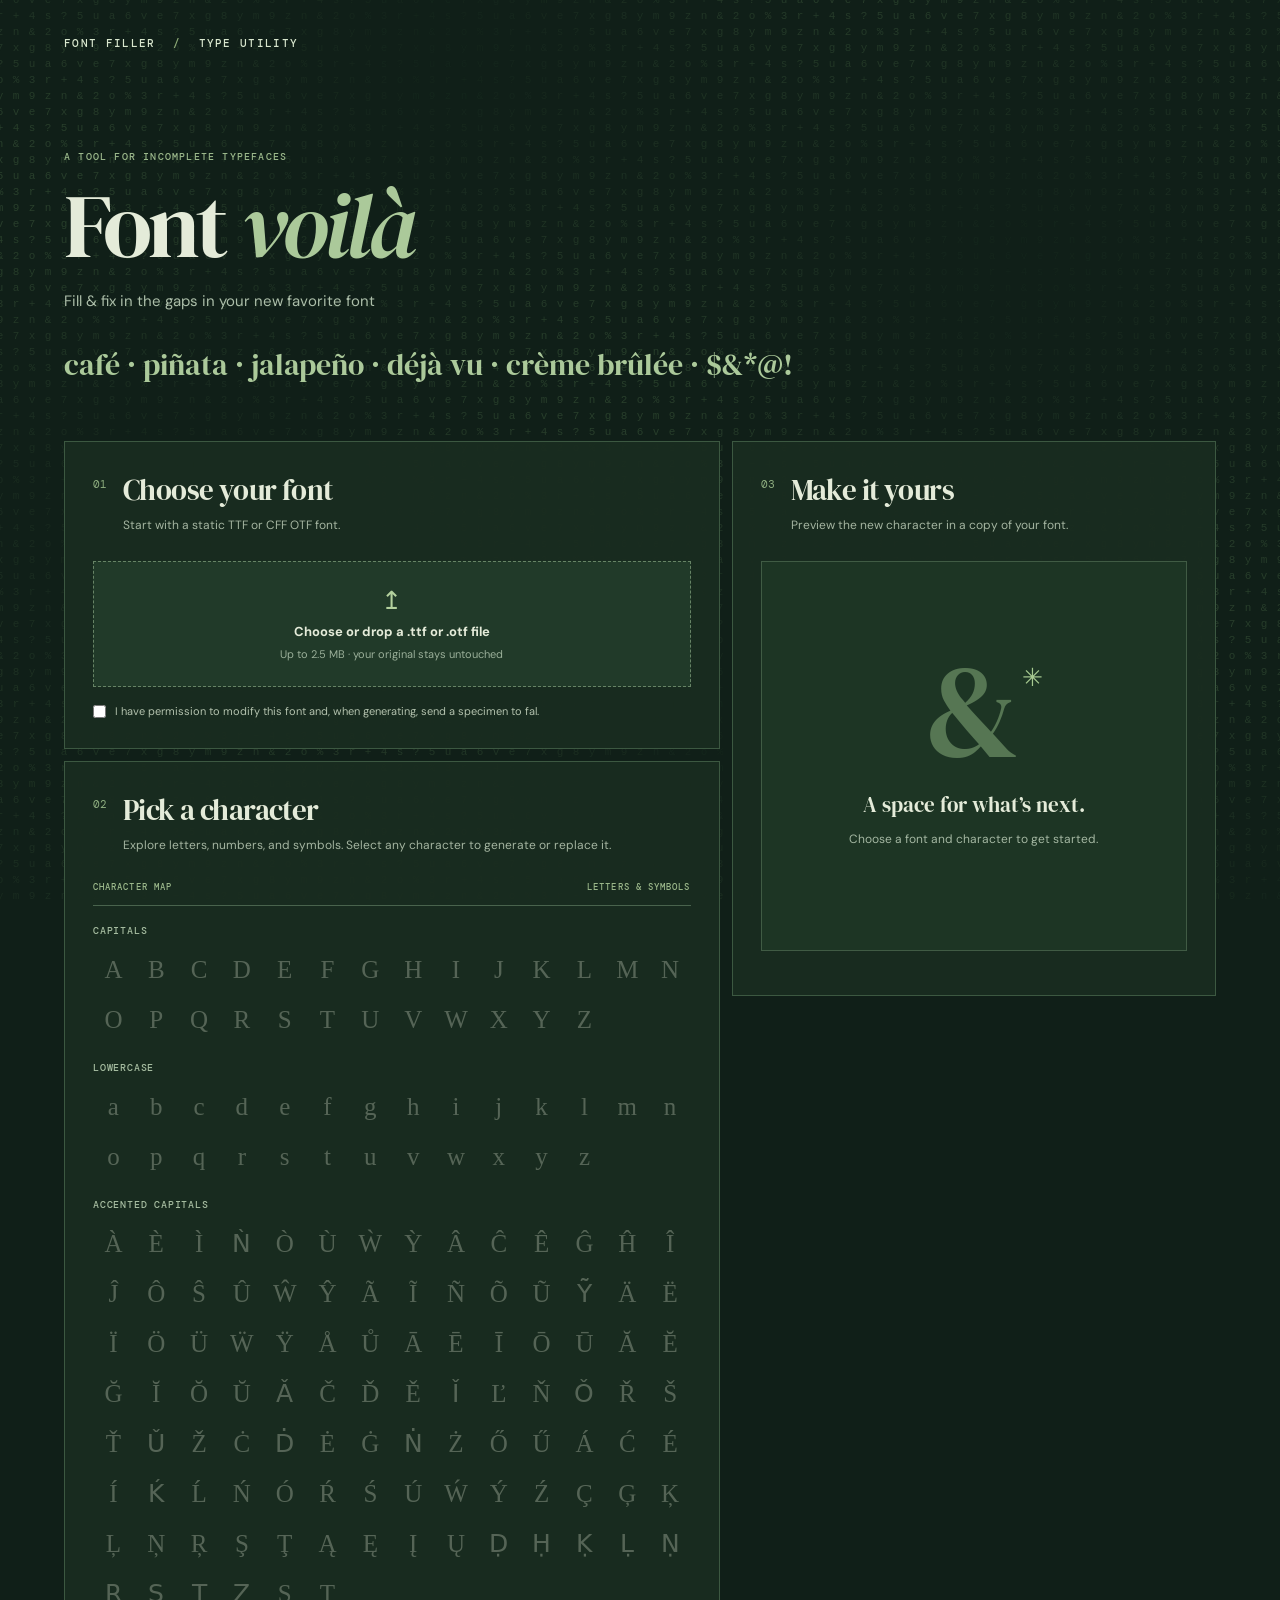
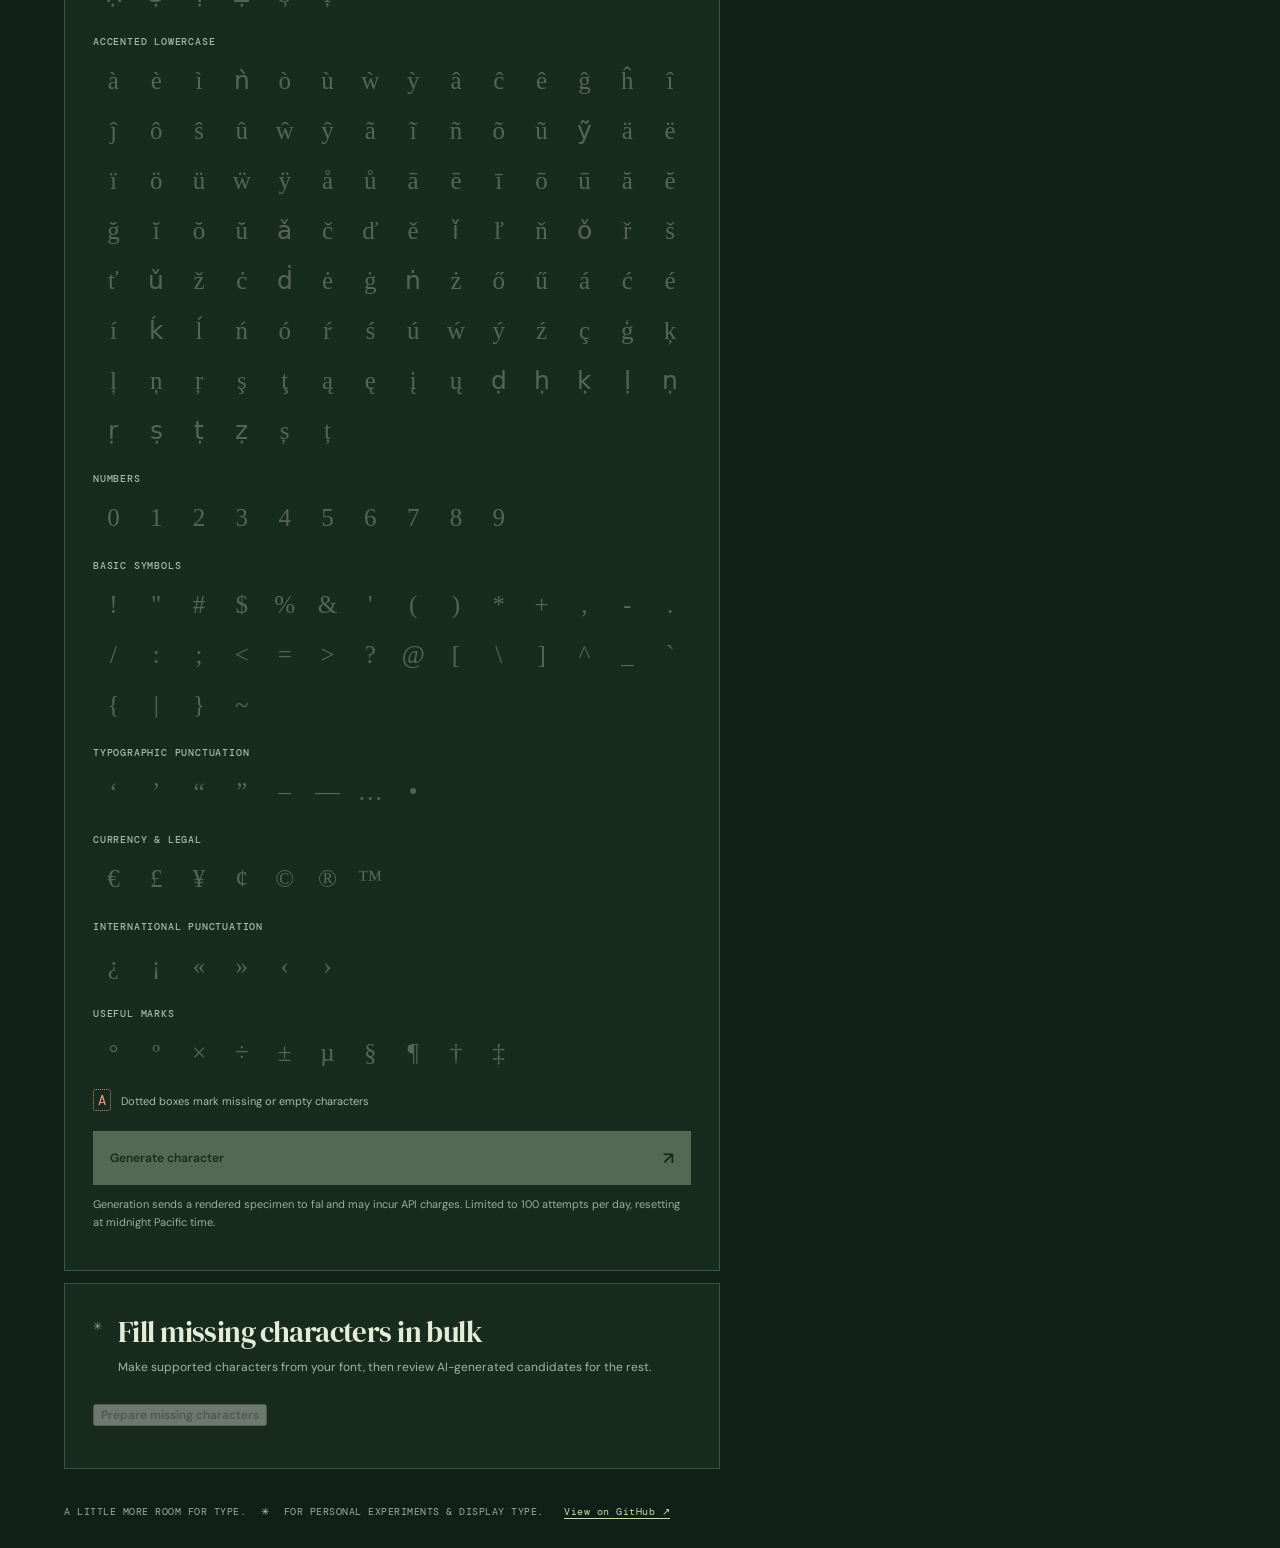
<file: public/index.html>
<!doctype html><html lang="en"><head><meta charset="utf-8"><meta name="viewport" content="width=device-width,initial-scale=1"><title>Font Filler</title><link rel="stylesheet" href="/static/style.css"></head><body><canvas id="glyph-field" class="glyph-field" aria-hidden="true"></canvas><main><header><div class="brand">FONT FILLER<span> / </span> TYPE UTILITY</div><div class="eyebrow">A TOOL FOR INCOMPLETE TYPEFACES</div><h1 aria-label="Font voilà"><span aria-hidden="true">Font <em>voil<span class="hero-glyph">à</span></em></span></h1><p aria-label="Fill &amp; fix in the gaps in your new favorite font"><span aria-hidden="true">Fill <span class="hero-glyph hero-glyph-alt">&amp;</span> fix in the gaps in your new favorite font</span></p><div class="hero-examples" aria-label="café, piñata, jalapeño, déjà vu, crème brûlée, dollar sign, ampersand, asterisk, at sign, exclamation point"><span aria-hidden="true">caf<span class="hero-glyph">é</span> · pi<span class="hero-glyph hero-glyph-alt">ñ</span>ata · jalape<span class="hero-glyph hero-glyph-third">ñ</span>o · d<span class="hero-glyph hero-glyph-alt">é</span>j<span class="hero-glyph">à</span> vu · cr<span class="hero-glyph hero-glyph-third">è</span>me br<span class="hero-glyph">û</span>l<span class="hero-glyph hero-glyph-alt">é</span>e · <span class="hero-glyph">$</span><span class="hero-glyph hero-glyph-alt">&amp;</span><span class="hero-glyph hero-glyph-third">*</span><span class="hero-glyph">@</span><span class="hero-glyph hero-glyph-alt">!</span></span></div></header><div class="layout"><div class="steps"><section class="card"><div class="heading"><span class="number">01</span><div><h2>Choose your font</h2><p>Start with a static TTF or CFF OTF font.</p></div></div><label class="upload" for="font" tabindex="0"><span class="upload-icon">↥</span><strong id="filename">Choose or drop a .ttf or .otf file</strong><small>Up to 2.5 MB · your original stays untouched</small></label><input id="font" type="file" accept=".ttf,.otf,font/ttf,font/otf" hidden><label class="check"><input id="rights" type="checkbox"> <span>I have permission to modify this font and, when generating, send a specimen to fal.</span></label><div id="font-info" class="font-info" hidden></div></section><section class="card"><div class="heading"><span class="number">02</span><div><h2>Pick a character</h2><p>Explore letters, numbers, and symbols. Select any character to generate or replace it.</p></div></div><div class="specimen-top"><span>CHARACTER MAP</span><span>LETTERS &amp; SYMBOLS</span></div><div id="symbols" class="symbols" aria-label="Choose a character"></div><div class="legend"><span>A</span> Dotted boxes mark missing or empty characters</div><div id="sample-wrap" class="sample-wrap" hidden><div class="specimen-top"><span>FONT IN CONTEXT</span><span>EXAMPLE TEXT</span></div><p id="sample" class="sample"></p><p class="sample-note">Missing characters appear in red.</p></div><button id="generate" disabled><span id="generate-text">Generate character</span> <span>↗</span></button><p id="method-note" class="micro">Generation sends a rendered specimen to fal and may incur API charges. Limited to 100 attempts per day, resetting at midnight Pacific time.</p></section><section class="card" id="bulk-section"><div class="heading"><span class="number">✳</span><div><h2>Fill missing characters in bulk</h2><p>Make supported characters from your font, then review AI-generated candidates for the rest.</p></div></div><button id="bulk-prepare" disabled>Prepare missing characters</button><div id="bulk-ready" hidden><p id="bulk-summary" class="micro"></p><label class="bulk-choice">Other characters per image <select id="bulk-grid"><option value="4">Up to 16 (4 × 4)</option><option value="3">Up to 9 (3 × 3)</option></select></label><p id="bulk-cost" class="micro"></p><button id="bulk-generate" disabled>Generate missing marks and characters</button><p class="micro">Missing accent marks are generated in 3 × 3 grids and reused across letters. Review each mark and character before adding it; inspect the resulting letters in the preview.</p><div id="bulk-list" class="bulk-list"></div><div class="preview-label">BULK FONT PREVIEW <span>Click to edit</span></div><div id="bulk-preview" class="preview" contenteditable="true" role="textbox" aria-label="Bulk font preview" spellcheck="false">Aa 123</div><button id="bulk-apply" disabled>Add selected marks and characters</button><a id="bulk-download" class="download" hidden>Download bulk font <span>↓</span></a></div><div id="bulk-status" class="status" role="status" aria-live="polite"></div></section></div><section class="card result"><div class="heading"><span class="number">03</span><div><h2>Make it yours</h2><p>Preview the new character in a copy of your font.</p></div></div><div id="empty" class="empty"><div class="empty-mark">&amp;<span>✳</span></div><strong>A space for what’s next.</strong><p>Choose a font and character to get started.</p></div><div id="result" hidden><div class="candidate"><div id="candidate" class="candidate-glyph" aria-label="Generated character preview">…</div><div><div class="eyebrow">YOUR NEW CHARACTER</div><strong id="candidate-label"></strong><p id="candidate-description">Your traced character, shown in the updated font.</p><button id="again" class="text-button">↻ Generate another</button></div></div><div class="preview-label">IN CONTEXT <span>Click to edit</span></div><div id="preview" class="preview" contenteditable="true" role="textbox" aria-label="Preview text" spellcheck="false">A little something &amp; more.</div><div class="controls"><label><span id="size-label">Size</span> <output id="size-value">100%</output><input id="size" type="range" min="50" max="150" value="100"></label><label id="spacing-control">Spacing <output id="spacing-value">100%</output><input id="spacing" type="range" min="0" max="300" value="100"></label><label id="horizontal-control" hidden>Horizontal position <output id="horizontal-value">0</output><input id="horizontal" type="range" min="-50" max="50" value="0"></label><label>Vertical position <output id="offset-value">0</output><input id="offset" type="range" min="-50" max="50" value="0"></label></div><p id="fixed-note" class="micro">For fixed-width fonts, spacing stays fixed to preserve the character grid.</p><button id="use-character" disabled>Use this character in workspace</button><a id="download" class="download" download="font-filler.ttf">Download font <span>↓</span></a></div><div id="status" class="status" role="status" aria-live="polite"></div></section></div><footer>A LITTLE MORE ROOM FOR TYPE. <span>✳</span> FOR PERSONAL EXPERIMENTS &amp; DISPLAY TYPE. <a href="https://github.com/kenspiredcode/fontFiller">View on GitHub ↗</a></footer></main><script src="/static/app.js"></script></body></html>
</file>
<file: static/style.css>
@import url('https://fonts.googleapis.com/css2?family=DM+Mono:wght@400;500&family=DM+Sans:wght@400;500;600;700&family=DM+Serif+Display:ital@0;1&display=swap');
:root{font-family:'DM Sans',system-ui,sans-serif;color:#e4ebd9;background:#101f18}*{box-sizing:border-box}body{margin:0;min-height:100vh}button,input{font:inherit}button:focus-visible,a:focus-visible,input:focus-visible,.upload:focus-within{outline:2px solid #d9e9ad;outline-offset:3px}.glyph-field{position:fixed;inset:0;width:100%;height:100%;pointer-events:none;z-index:0}main{position:relative;max-width:1390px;margin:auto;padding:36px 5vw 30px}header{position:relative;margin-bottom:52px}.brand{font:500 11px 'DM Mono',monospace;letter-spacing:.12em;margin-bottom:100px;color:#d9e7ce}.brand span{color:#8fac78;margin:0 9px}.eyebrow,.specimen-top,.preview-label{font:500 10px 'DM Mono',monospace;letter-spacing:.12em;color:#9bb88b}h1{font:normal clamp(52px,7vw,100px)/.96 'DM Serif Display',Georgia,serif;letter-spacing:-.045em;margin:20px 0}h1 em{font-weight:normal;color:#abc99a}header p{color:#acbea9;font-size:15px;line-height:1.6;max-width:400px}.layout{display:grid;grid-template-columns:minmax(0,1.15fr) minmax(320px,.85fr);gap:12px;align-items:start}.steps{display:grid;gap:12px}.card{background:rgba(25,44,32,.96);border:1px solid #3c5841;padding:28px}.heading{display:flex;gap:16px;margin-bottom:27px}.number{font:11px 'DM Mono',monospace;color:#8eae80;padding-top:7px}.heading h2{font:normal 29px 'DM Serif Display',Georgia,serif;letter-spacing:-.02em;margin:0}.heading p{margin:6px 0 0;color:#a4b5a1;font-size:12px;line-height:1.5}.upload{border:1px dashed #668365;background:#213a29;min-height:126px;display:flex;align-items:center;justify-content:center;flex-direction:column;gap:6px;cursor:pointer}.upload:hover,.upload.drag-over{background:#29452f;border-color:#a8c696}.upload-icon{font-size:25px;color:#b4d19e}.upload strong{font-size:13px}.upload small,.micro{font-size:11px;color:#9aaf99;line-height:1.6}.check{display:flex;align-items:flex-start;gap:9px;color:#b3c2ae;font-size:11px;margin-top:16px;line-height:1.5}.check input{accent-color:#a9c895;margin:2px 0}.font-info{font:11px 'DM Mono',monospace;color:#c6dcb7;margin-top:16px}.specimen-top{display:flex;justify-content:space-between;gap:10px;border-bottom:1px solid #49634d;padding-bottom:12px;font-size:9px}.symbols{margin-top:18px}.symbol-group + .symbol-group{margin-top:18px}.symbol-group h3{margin:0 0 8px;font:500 10px 'DM Mono',monospace;letter-spacing:.08em;text-transform:uppercase;color:#a5bca0}.symbol-grid{display:grid;grid-template-columns:repeat(auto-fill,minmax(39px,1fr));gap:2px}.symbol{font:25px/1 'FontFillerUpload',Georgia,serif;min-width:0;height:48px;border:1px solid transparent;background:transparent;cursor:pointer;color:#e3ebd9}.symbol:hover:not(:disabled){background:#36513a}.symbol:disabled{opacity:.3;cursor:not-allowed}.symbol.missing{font-family:'DM Mono','Courier New',monospace;color:#f09588;border:1px dotted #bf847b;border-radius:3px}.symbol.selected{border-color:#b9d6a5;background:#3b5940}.symbol.missing.selected{color:#ffada0;border:1px solid #f09588;outline:1px dotted #f09588;outline-offset:2px}.legend{font-size:11px;color:#a9bca5;margin:15px 0 22px}.legend span{border:1px dotted #bf847b;border-radius:3px;padding:1px 4px;font:14px 'DM Mono',monospace;color:#f09588;margin-right:7px}button,.download{font:600 12px 'DM Sans',sans-serif}#generate,.download{display:flex;align-items:center;justify-content:space-between;width:100%;padding:16px 17px;border:0;background:#c6dcae;color:#192b1c;cursor:pointer;text-decoration:none}#generate:hover:not(:disabled),.download:hover{background:#def0c5}#generate:disabled{opacity:.35;cursor:not-allowed}#generate span:last-child,.download span{font-size:17px}.result{min-height:555px}.empty{min-height:390px;border:1px solid #405b44;background:#1d3524;display:flex;flex-direction:column;align-items:center;justify-content:center;text-align:center}.empty[hidden],#result[hidden],.font-info[hidden]{display:none}.empty-mark{font:130px/.9 'DM Serif Display',Georgia,serif;color:#567653;position:relative}.empty-mark span{font:25px Georgia;color:#a6c990;position:absolute;right:-22px;top:10px}.empty strong{font:normal 21px 'DM Serif Display',Georgia,serif;margin-top:20px}.empty p,.candidate p{font-size:12px;color:#a4b7a2}.candidate{display:flex;gap:20px;align-items:center;border-bottom:1px solid #405b44;padding-bottom:20px}.candidate-glyph{height:120px;width:140px;flex:none;display:grid;place-items:center;overflow:hidden;background:#e9eddf;color:#182a1c;font:72px/1 Georgia,serif}.candidate strong{font:24px 'DM Serif Display',Georgia,serif}.text-button{border:0;background:none;padding:0;color:#c0dcaa;cursor:pointer}.preview-label{margin:23px 0 8px}.preview-label span{float:right;letter-spacing:0;color:#a2b69f}.preview{background:#e9eddf;color:#182a1c;min-height:116px;padding:20px;font-size:40px;overflow-wrap:anywhere;line-height:1.35}.controls{display:grid;grid-template-columns:repeat(3,1fr);gap:16px;margin-top:23px}.controls label{font-size:11px;color:#bdcdb7}.controls output{float:right;color:#d0e5bf}.controls input{width:100%;accent-color:#b4d49d;margin:9px 0}.download{margin-top:20px}.status{color:#ffab9e;font-size:12px;margin-top:14px;line-height:1.5}footer{font:10px 'DM Mono',monospace;letter-spacing:.05em;color:#9cb198;margin-top:36px}footer span{color:#b9d8a2;margin:0 8px}@media(max-width:800px){main{padding:25px 18px}.brand{margin-bottom:65px}.layout{grid-template-columns:1fr}.card{padding:22px}.result{min-height:auto}.empty{min-height:260px}.controls{grid-template-columns:1fr}}

.sample-wrap{margin:0 0 24px}.sample-wrap[hidden]{display:none}.sample{font:28px/1.55 'FontFillerUpload',Georgia,serif;overflow-wrap:anywhere;margin:15px 0 4px}.sample-missing{font-family:'DM Mono','Courier New',monospace;color:#f09588;border-bottom:1px dotted #bf847b}.sample-note{font-size:11px;color:#a9bca5;margin:0}
.bulk-choice{display:flex;align-items:center;gap:12px;margin:14px 0}.bulk-choice select{padding:8px;border:1px solid #c9c8bc;border-radius:6px;background:#fff}.bulk-list{display:grid;grid-template-columns:repeat(auto-fill,minmax(130px,1fr));gap:10px;margin:18px 0}.bulk-candidate{color:#1c2920;background:#fff;border:1px solid #deded5;border-radius:8px;padding:10px;display:grid;gap:6px;align-content:start}.bulk-candidate input{justify-self:start}.bulk-candidate img{width:100%;height:110px;object-fit:contain;background:white}.bulk-candidate small{color:#716e61;line-height:1.3}.bulk-list:empty{display:none}#bulk-download{margin-top:12px}

#bulk-download[hidden]{display:none}

.hero-glyph{position:relative;display:inline-block;vertical-align:baseline;animation:hero-character 7s infinite}.hero-glyph::after{content:"";position:absolute;left:12%;right:12%;top:16%;bottom:10%;border:.035em solid #abc99a;opacity:0;animation:missing-glyph 7s infinite}.hero-glyph-alt,.hero-glyph-alt::after{animation-delay:.35s}.hero-glyph-third,.hero-glyph-third::after{animation-delay:.7s}@keyframes hero-character{0%,20%{color:transparent}26%,78%{color:#abc99a}84%,100%{color:transparent}}@keyframes missing-glyph{0%,20%{opacity:1}26%,78%{opacity:0}84%,100%{opacity:1}}footer a{color:#c6dcae;margin-left:14px;text-underline-offset:3px}footer a:hover{color:#e4ebd9}@media(prefers-reduced-motion:reduce){.hero-glyph{animation:none}.hero-glyph::after{animation:none;display:none}}

.hero-examples{color:#abc99a;font:normal clamp(19px,2.4vw,30px)/1.6 'DM Serif Display',Georgia,serif;max-width:950px;margin-top:28px}.hero-examples .hero-glyph{min-width:.3em}
#use-character{width:100%;margin-top:20px;padding:14px;border:1px solid #b5d29f;background:#36513a;color:#e5f0da;cursor:pointer}#use-character:hover:not(:disabled){background:#456547}#use-character:disabled{opacity:.45;cursor:not-allowed}.bulk-candidate button{padding:7px;border:1px solid #c2cbbd;background:#eef2e9;color:#243628;cursor:pointer}.bulk-candidate button:disabled{opacity:.45;cursor:not-allowed}
</file>
